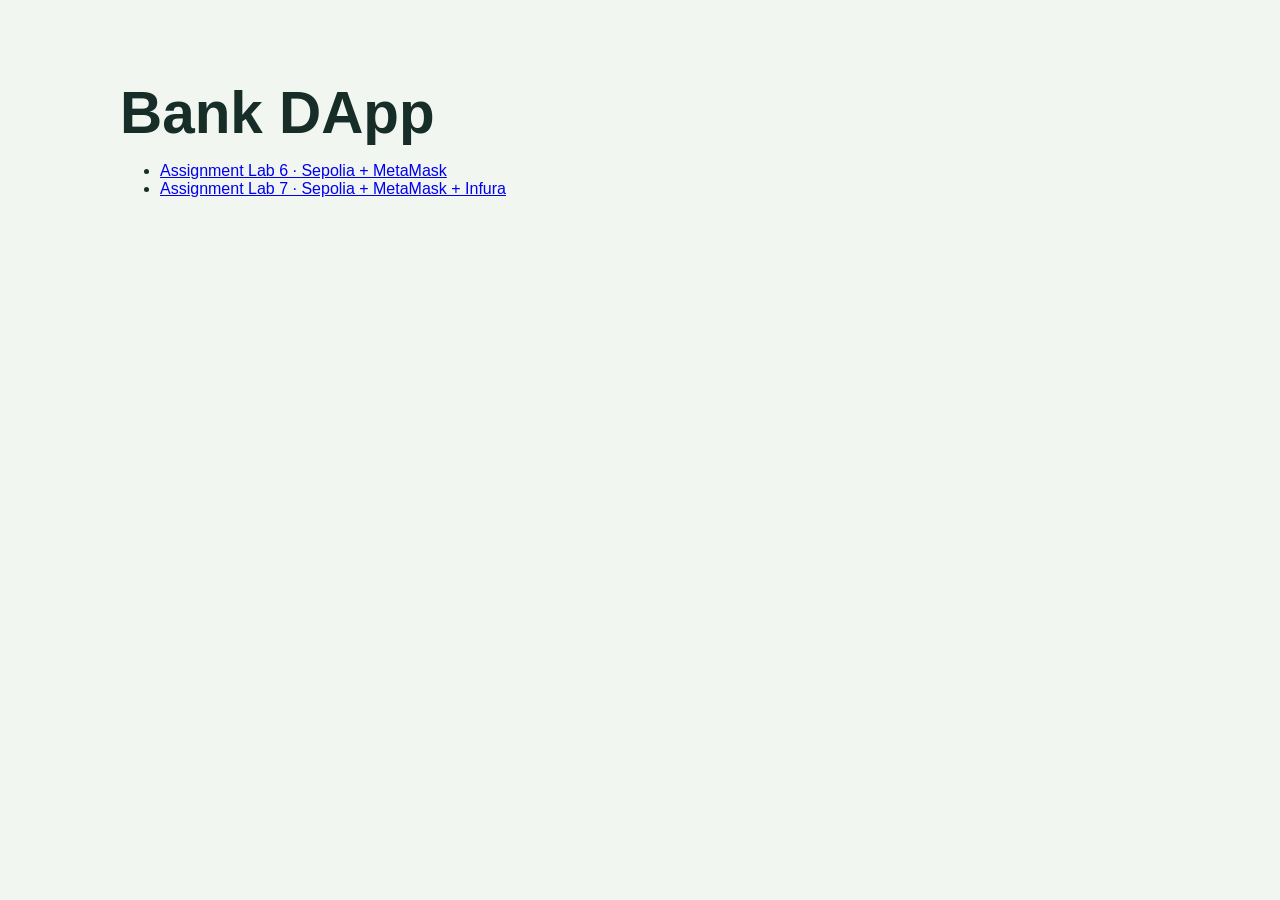
<file: index.html>
<!doctype html>
<html lang="th">
<head>
  <meta charset="utf-8">
  <meta name="viewport" content="width=device-width, initial-scale=1">
  <title>Bank DApp · Labs 6–7</title>
  <link rel="stylesheet" href="./lab-6/styles.css">
</head>
<body>
  <main class="container">
    <h1>Bank DApp</h1>
    <ul>
      <li><a href="./lab-6/">Assignment Lab 6 · Sepolia + MetaMask</a></li>
      <li><a href="./lab-7/">Assignment Lab 7 · Sepolia + MetaMask + Infura</a></li>
    </ul>
  </main>
</body>
</html>
</file>
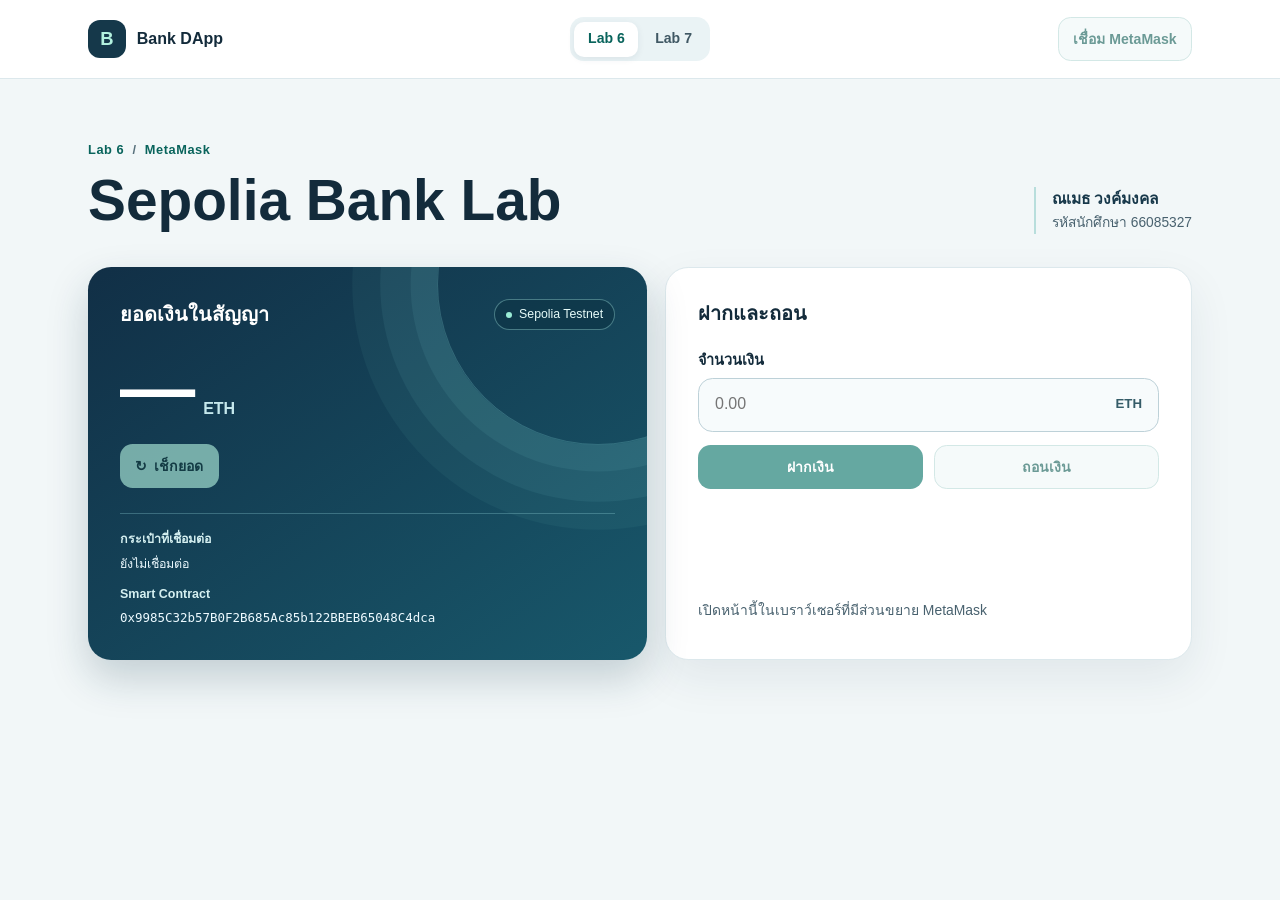
<file: lab-6/index.html>
<!doctype html>
<html lang="th">
<head>
  <meta charset="utf-8">
  <meta name="viewport" content="width=device-width, initial-scale=1">
  <title>Sepolia Bank Lab · Lab 6</title>
  <link rel="stylesheet" href="../bank-ui.css?v=2">
</head>
<body>
  <header class="topbar">
    <div class="container header-inner">
      <a class="brand" href="../" aria-label="Bank DApp · หน้าหลัก">
        <span class="mark" aria-hidden="true">B</span>
        <span>Bank DApp</span>
      </a>
      <nav class="lab-nav" aria-label="เลือกงาน">
        <a href="../lab-6/" aria-current="page">Lab 6</a>
        <a href="../lab-7/">Lab 7</a>
      </nav>
      <div class="wallet-actions">
        <button id="connect" class="button connect" type="button">เชื่อม MetaMask</button>
        <button id="disconnect-wallet" class="button secondary" type="button" hidden>ตัดการเชื่อมต่อ</button>
      </div>
    </div>
  </header>

  <main class="container">
    <div class="page-intro">
      <div>
        <p class="lab-label">Lab 6 <span aria-hidden="true">/</span> MetaMask</p>
        <h1>Sepolia Bank Lab</h1>
      </div>
      <p class="identity"><strong id="student-name"></strong><span id="student-id"></span></p>
    </div>

    <div class="dashboard">
      <section class="balance-panel" aria-labelledby="balance-title">
        <div class="balance-heading">
          <h2 id="balance-title">ยอดเงินในสัญญา</h2>
          <span id="network" class="network"></span>
        </div>
        <p class="balance"><output id="balance" aria-live="polite">—</output> <span>ETH</span></p>
        <button id="check" class="button check" type="button" disabled><span aria-hidden="true">↻</span> เช็กยอด</button>

        <dl class="details">
          <dt>กระเป๋าที่เชื่อมต่อ</dt><dd id="wallet">ยังไม่เชื่อมต่อ</dd>
          <dt>Smart Contract</dt><dd id="contract">ยังไม่ได้ตั้งค่า</dd>
        </dl>
      </section>

      <section class="transaction-panel" aria-labelledby="transaction-title">
        <h2 id="transaction-title">ฝากและถอน</h2>
        <label for="amount">จำนวนเงิน</label>
        <div class="amount-field">
          <input id="amount" type="text" inputmode="decimal" autocomplete="off" placeholder="0.00" disabled>
          <span>ETH</span>
        </div>
        <div class="actions">
          <button id="deposit" class="button primary" type="button" disabled>ฝากเงิน</button>
          <button id="withdraw" class="button secondary" type="button" disabled>ถอนเงิน</button>
        </div>
        <div class="transaction-feedback">
          <p id="status" role="status" aria-live="polite"></p>
          <a id="transaction-link" target="_blank" rel="noopener noreferrer" hidden>ดูธุรกรรมใน Explorer ↗</a>
        </div>
      </section>
    </div>
  </main>
  <script type="module" src="./app.js?v=2"></script>
</body>
</html>
</file>
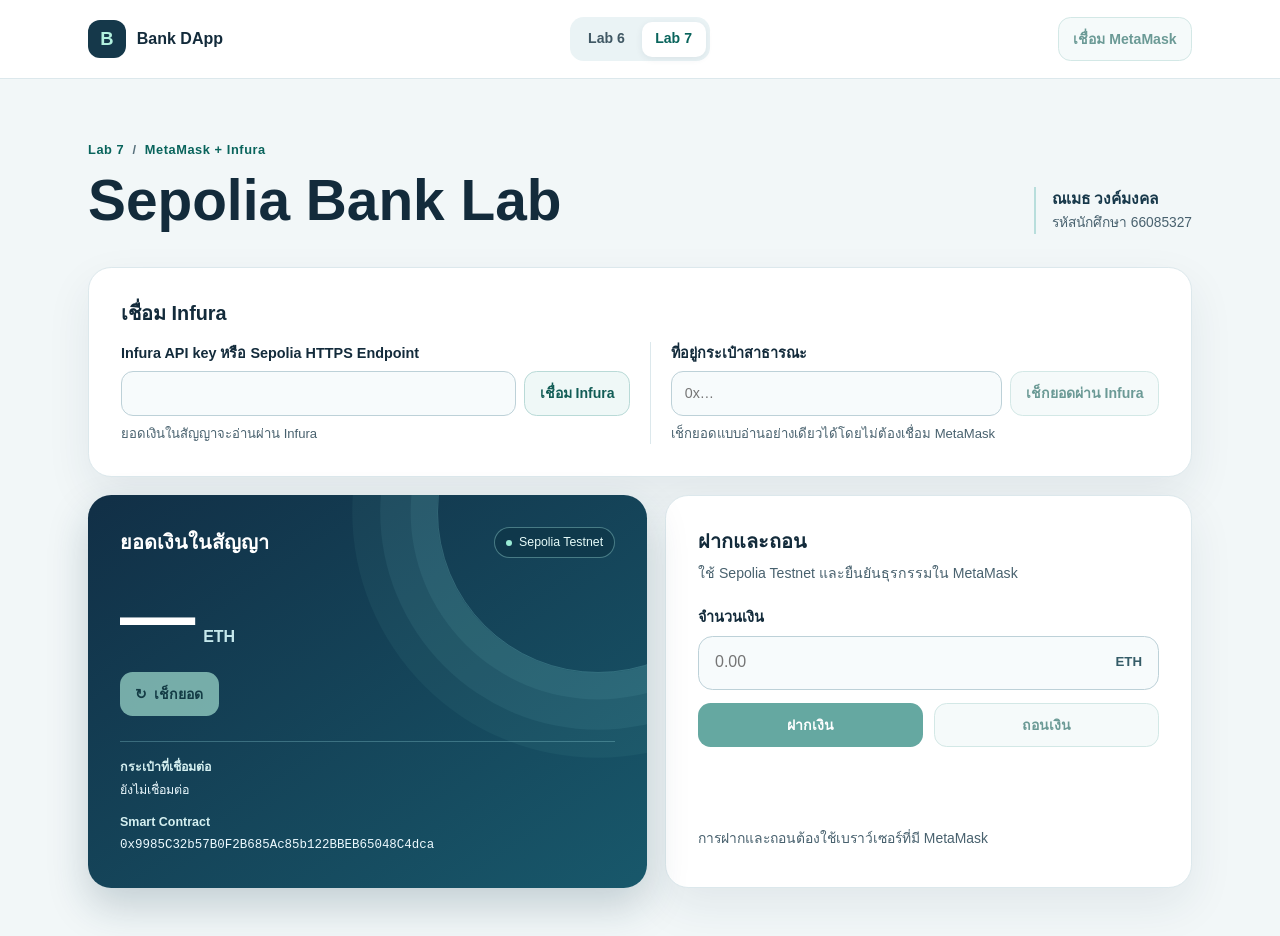
<file: lab-7/index.html>
<!doctype html>
<html lang="th">
<head>
  <meta charset="utf-8">
  <meta name="viewport" content="width=device-width, initial-scale=1">
  <title>Sepolia Bank Lab · Lab 7</title>
  <link rel="stylesheet" href="../bank-ui.css?v=2">
</head>
<body>
  <header class="topbar">
    <div class="container header-inner">
      <a class="brand" href="../" aria-label="Bank DApp · หน้าหลัก">
        <span class="mark" aria-hidden="true">B</span>
        <span>Bank DApp</span>
      </a>
      <nav class="lab-nav" aria-label="เลือกงาน">
        <a href="../lab-6/">Lab 6</a>
        <a href="../lab-7/" aria-current="page">Lab 7</a>
      </nav>
      <div class="wallet-actions">
        <button id="connect" class="button connect" type="button">เชื่อม MetaMask</button>
        <button id="disconnect-wallet" class="button secondary" type="button" hidden>ตัดการเชื่อมต่อ</button>
      </div>
    </div>
  </header>

  <main class="container">
    <div class="page-intro">
      <div>
        <p class="lab-label">Lab 7 <span aria-hidden="true">/</span> MetaMask + Infura</p>
        <h1>Sepolia Bank Lab</h1>
      </div>
      <p class="identity"><strong id="student-name"></strong><span id="student-id"></span></p>
    </div>

    <section class="infura-panel" aria-labelledby="infura-title">
      <h2 id="infura-title">เชื่อม Infura</h2>
      <div class="infura-grid">
        <div class="infura-connect">
          <form id="infura-form">
            <label for="infura-key">Infura API key หรือ Sepolia HTTPS Endpoint</label>
            <div class="infura-input">
              <input id="infura-key" type="password" autocomplete="off" spellcheck="false" required>
              <button id="infura-connect" class="button secondary" type="submit">เชื่อม Infura</button>
            </div>
          </form>
          <p id="infura-status" role="status">ยอดเงินในสัญญาจะอ่านผ่าน Infura</p>
        </div>
        <form id="lookup-form" class="balance-lookup">
          <label for="lookup-address">ที่อยู่กระเป๋าสาธารณะ</label>
          <div class="infura-input">
            <input id="lookup-address" type="text" autocomplete="off" spellcheck="false" placeholder="0x…" maxlength="42" required>
            <button id="lookup-submit" class="button secondary" type="submit" disabled>เช็กยอดผ่าน Infura</button>
          </div>
          <p id="lookup-result" role="status">เช็กยอดแบบอ่านอย่างเดียวได้โดยไม่ต้องเชื่อม MetaMask</p>
        </form>
      </div>
    </section>

    <div class="dashboard">
      <section class="balance-panel" aria-labelledby="balance-title">
        <div class="balance-heading">
          <h2 id="balance-title">ยอดเงินในสัญญา</h2>
          <span id="network" class="network"></span>
        </div>
        <p class="balance"><output id="balance" aria-live="polite">—</output> <span>ETH</span></p>
        <button id="check" class="button check" type="button" disabled><span aria-hidden="true">↻</span> เช็กยอด</button>

        <dl class="details">
          <dt>กระเป๋าที่เชื่อมต่อ</dt><dd id="wallet">ยังไม่เชื่อมต่อ</dd>
          <dt>Smart Contract</dt><dd id="contract">ยังไม่ได้ตั้งค่า</dd>
        </dl>
      </section>

      <section class="transaction-panel" aria-labelledby="transaction-title">
        <h2 id="transaction-title">ฝากและถอน</h2>
        <p class="transaction-note">ใช้ Sepolia Testnet และยืนยันธุรกรรมใน MetaMask</p>
        <label for="amount">จำนวนเงิน</label>
        <div class="amount-field">
          <input id="amount" type="text" inputmode="decimal" autocomplete="off" placeholder="0.00" disabled>
          <span>ETH</span>
        </div>
        <div class="actions">
          <button id="deposit" class="button primary" type="button" disabled>ฝากเงิน</button>
          <button id="withdraw" class="button secondary" type="button" disabled>ถอนเงิน</button>
        </div>
        <div class="transaction-feedback">
          <p id="status" role="status" aria-live="polite"></p>
          <a id="transaction-link" target="_blank" rel="noopener noreferrer" hidden>ดูธุรกรรมใน Explorer ↗</a>
        </div>
      </section>
    </div>
  </main>
  <script type="module" src="./app.js?v=2"></script>
</body>
</html>
</file>
<file: lab-6/styles.css>
:root {
  color-scheme: light;
  font-family: "Instrument Sans", "Segoe UI", Tahoma, sans-serif;
  color: #172d28;
  background: #f2f6f1;
  font-synthesis: none;
}

* { box-sizing: border-box; }
body { margin: 0; }
button, input { font: inherit; }
button:focus-visible, a:focus-visible, input:focus-visible { outline: 3px solid #3e956d; outline-offset: 3px; }
.container { width: min(100% - 2rem, 65rem); margin-inline: auto; }
.topbar { background: #fcfefa; border-bottom: 1px solid #dce6db; }
.header-inner { min-height: 4.6rem; display: flex; gap: 1rem; align-items: center; justify-content: space-between; }
.brand { display: flex; gap: .6rem; align-items: center; font-size: 1.08rem; }
.mark { display: grid; place-items: center; width: 2rem; height: 2rem; border-radius: .65rem; background: #163e33; color: #effbc1; }
main { padding-block: clamp(2rem, 7vw, 5rem); }
h1 { margin: 0; font-size: clamp(2rem, 6vw, 3.65rem); line-height: 1.13; }
h2 { margin: 0; font-size: 1.25rem; }
.identity { display: flex; flex-wrap: wrap; gap: .3rem 1.2rem; margin: .85rem 0 1.9rem; color: #425c51; }
.dashboard { display: grid; grid-template-columns: 1.15fr 1fr; gap: 1rem; }
.balance-panel, .transaction-panel { min-width: 0; border-radius: 1.25rem; padding: clamp(1.2rem, 4vw, 2rem); }
.balance-panel { background: #163e33; color: #f5fff3; }
.balance-heading { display: flex; flex-wrap: wrap; align-items: center; justify-content: space-between; gap: .75rem; }
.network { color: #ebf7b6; border: 1px solid #82a296; border-radius: 2rem; padding: .22rem .65rem; font-size: .85rem; }
.balance { margin: .65rem 0 .85rem; overflow-wrap: anywhere; line-height: 1.16; }
.balance output { font-size: clamp(2.15rem, 6vw, 3.5rem); font-weight: 750; font-variant-numeric: tabular-nums; }
.balance span { color: #d5e7da; }
.details { border-top: 1px solid #648077; margin: 1.6rem 0 0; padding-top: 1rem; }
dt { font-weight: 650; font-size: .86rem; }
dd { margin: .25rem 0 .85rem; color: #dbede0; overflow-wrap: anywhere; font-size: .9rem; }
dd:last-child { margin-bottom: 0; }
dd a { color: inherit; }
.transaction-panel { background: white; border: 1px solid #dce6db; }
.transaction-panel label { display: block; margin: 1.4rem 0 .4rem; font-weight: 650; }
.amount-field { display: flex; align-items: center; border: 1px solid #96a9a0; border-radius: .7rem; padding-right: .9rem; color: #4c6057; }
.amount-field input { min-width: 0; flex: 1; padding: .82rem; border: 0; border-radius: inherit; background: transparent; color: inherit; }
.actions { display: grid; grid-template-columns: 1fr 1fr; gap: .65rem; margin-top: .9rem; }
.button { min-height: 2.65rem; border: 1px solid transparent; padding: .5rem .9rem; border-radius: .7rem; font-weight: 700; cursor: pointer; }
.button:disabled { cursor: default; opacity: .65; }
.button:not(:disabled):hover { filter: brightness(.9); }
.connect, .secondary { border-color: #96a9a0; background: #fff; color: #163e33; }
.primary { background: #175541; color: #fff; }
.check { background: #e9f5ad; color: #18362d; }
#status { margin: 1rem 0 .45rem; color: #425c51; overflow-wrap: anywhere; }
#status[data-error="true"] { color: #a52429; }
#transaction-link { color: #175541; font-weight: 650; }
[hidden] { display: none !important; }
@media (max-width: 42rem) { .dashboard { grid-template-columns: 1fr; } }
</file>
<file: bank-ui.css>
:root {
  color-scheme: light;
  font-family: "Inter", "Segoe UI", Tahoma, sans-serif;
  color: #132b3b;
  background: #f2f7f8;
  --muted: #48616e;
  --line: #dce8ec;
  --accent: #087369;
  --accent-hover: #06564f;
  --paper: #fff;
  --radius: 1.45rem;
  --shadow: 0 18px 45px #17384d14;
}

* { box-sizing: border-box; }
body { margin: 0; min-width: 0; line-height: 1.55; }
button, input { font: inherit; }
button, a { -webkit-tap-highlight-color: transparent; }
button:focus-visible, a:focus-visible, input:focus-visible { outline: 3px solid #138379; outline-offset: 3px; }
[hidden] { display: none !important; }

.container { width: min(100% - 2.5rem, 69rem); margin-inline: auto; }
.topbar { background: var(--paper); border-bottom: 1px solid var(--line); }
.header-inner { min-height: 4.9rem; display: grid; grid-template-columns: 1fr auto 1fr; align-items: center; gap: 1rem; }
.brand { display: inline-flex; width: fit-content; align-items: center; gap: .7rem; color: #132b3b; text-decoration: none; font-weight: 800; }
.mark { display: grid; place-items: center; width: 2.35rem; height: 2.35rem; border-radius: .75rem; background: #15384a; color: #b3f2df; font-size: 1.15rem; }
.lab-nav { display: flex; gap: .2rem; padding: .26rem; background: #eaf3f5; border-radius: .85rem; }
.lab-nav a { padding: .42rem .85rem; border-radius: .62rem; color: #405864; text-decoration: none; white-space: nowrap; font-size: .88rem; font-weight: 700; }
.lab-nav a:hover { background: #dcecef; }
.lab-nav a[aria-current="page"] { background: var(--paper); color: #09645c; box-shadow: 0 2px 7px #17384d14; }
.wallet-actions { justify-self: end; display: flex; flex-wrap: wrap; justify-content: flex-end; gap: .45rem; }

main { padding-block: clamp(1.8rem, 5vw, 3.8rem) 3rem; }
.page-intro { display: flex; justify-content: space-between; align-items: end; gap: 1.2rem; margin-bottom: clamp(1.25rem, 4vw, 2.1rem); }
.lab-label { margin: 0 0 .42rem; color: #09645c; font-size: .8rem; font-weight: 750; letter-spacing: .045em; }
.lab-label span { margin-inline: .25rem; color: #58717c; }
h1 { margin: 0; font-size: clamp(1.9rem, 5.5vw, 3.55rem); font-weight: 800; line-height: 1.18; }
h2 { margin: 0; font-size: 1.24rem; line-height: 1.35; }
.identity { display: grid; gap: .08rem; margin: 0; padding-left: 1rem; border-left: 2px solid #b8dedc; color: var(--muted); font-size: .86rem; }
.identity strong { color: #17384a; font-size: .97rem; }

.dashboard { display: grid; grid-template-columns: 1.06fr 1fr; gap: 1.15rem; align-items: stretch; }
.balance-panel, .transaction-panel, .infura-panel { min-width: 0; border-radius: var(--radius); padding: clamp(1.15rem, 3vw, 2rem); }
.balance-panel { position: relative; isolation: isolate; overflow: hidden; background: linear-gradient(145deg, #112f46, #18586b); color: #fff; box-shadow: 0 18px 40px #15394a36; }
.balance-panel::before { content: ""; position: absolute; z-index: -1; top: -9rem; right: -7rem; width: 20rem; aspect-ratio: 1; border: 1px solid #8bdcdb40; border-radius: 50%; box-shadow: 0 0 0 1.65rem #8bdcdb15, 0 0 0 3.55rem #8bdcdb12, 0 0 0 5.3rem #8bdcdb0d; pointer-events: none; }
.balance-heading { display: flex; align-items: center; justify-content: space-between; flex-wrap: wrap; gap: .65rem; }
.network { display: inline-flex; align-items: center; gap: .45rem; border: 1px solid #a0e0dd65; border-radius: 2rem; padding: .31rem .66rem; color: #e6fbf9; background: #0d3546a6; font-size: .77rem; white-space: nowrap; }
.network::before { content: ""; width: .38rem; height: .38rem; border-radius: 50%; background: #9aecd6; }
.balance { margin: 1rem 0 .85rem; overflow-wrap: anywhere; line-height: 1.12; }
.balance output { font-size: clamp(2.7rem, 7vw, 4.7rem); font-weight: 800; font-variant-numeric: tabular-nums; }
.balance > span { margin-left: .22rem; color: #c5e8ec; font-weight: 700; }
.details { display: grid; gap: .27rem; margin: 1.55rem 0 0; padding-top: 1rem; border-top: 1px solid #95d6df4d; }
.details dt { font-size: .78rem; font-weight: 700; color: #d5f0f1; }
.details dd { margin: 0 0 .47rem; overflow-wrap: anywhere; color: #edfaff; font-family: "IBM Plex Mono", Consolas, monospace; font-size: .78rem; }
.details dd:last-child { margin-bottom: 0; }

.transaction-panel, .infura-panel { background: var(--paper); border: 1px solid var(--line); box-shadow: var(--shadow); }
.transaction-panel { display: flex; flex-direction: column; }
.transaction-note { margin: .5rem 0 0; color: var(--muted); font-size: .88rem; }
label { display: block; font-weight: 700; font-size: .9rem; }
.transaction-panel label { margin: 1.35rem 0 .42rem; }
.amount-field { display: flex; align-items: center; border: 1px solid #bdd1d8; border-radius: .9rem; background: #f7fbfc; }
.amount-field input { width: 100%; min-width: 0; padding: .85rem 1rem; background: transparent; color: #132b3b; border: 0; border-radius: inherit; font-variant-numeric: tabular-nums; }
.amount-field span { margin-right: 1rem; color: #355c68; font-size: .83rem; font-weight: 750; }
.actions { display: grid; grid-template-columns: repeat(2, minmax(0, 1fr)); gap: .65rem; margin: .85rem 0 0; }
.button { min-height: 2.75rem; border: 1px solid transparent; border-radius: .79rem; padding: .55rem .9rem; font-weight: 750; font-size: .88rem; line-height: 1.35; cursor: pointer; }
.button:disabled { cursor: default; opacity: .62; }
.connect, .secondary { background: #eff8f7; border-color: #b9dad7; color: #125d56; }
.connect:not(:disabled):hover, .secondary:not(:disabled):hover { background: #e0f1ef; border-color: #9ecdc8; }
.primary { background: var(--accent); color: #fff; }
.primary:not(:disabled):hover { background: var(--accent-hover); }
.check { background: #b3f2df; color: #143b3d; }
.check:not(:disabled):hover { background: #cbf9ea; }
.check span { margin-right: .2rem; }
.transaction-feedback { min-width: 0; margin-top: auto; padding-top: 1rem; }
#status { color: var(--muted); overflow-wrap: anywhere; margin: 0 0 .35rem; font-size: .87rem; }
#status[data-error="true"], #infura-status[data-error="true"], #lookup-result[data-error="true"] { color: #a32435; }
#transaction-link { color: #09645c; font-size: .86rem; font-weight: 750; text-underline-offset: .21em; }

.infura-panel { margin-bottom: 1.15rem; }
.infura-grid { display: grid; grid-template-columns: repeat(2, minmax(0, 1fr)); gap: 1.05rem 1.25rem; margin-top: .95rem; }
.balance-lookup { border-left: 1px solid var(--line); padding-left: 1.25rem; }
.infura-input { display: flex; gap: .5rem; margin-top: .38rem; }
.infura-input input { flex: 1; min-width: 0; width: 100%; padding: .65rem .8rem; border: 1px solid #bdd1d8; border-radius: .75rem; color: #132b3b; background: #f7fbfc; font-size: .89rem; }
.infura-input .button { flex-shrink: 0; }
#infura-status, #lookup-result { margin: .5rem 0 0; font-size: .82rem; color: var(--muted); overflow-wrap: anywhere; }

@media (max-width: 48rem) {
  .container { width: calc(100% - 2rem); }
  .dashboard, .infura-grid { grid-template-columns: 1fr; }
  .balance-lookup { border-left: 0; border-top: 1px solid var(--line); padding: .9rem 0 0; }
}

@media (max-width: 34rem) {
  .header-inner { grid-template-columns: minmax(0, 1fr) auto; gap: .55rem; padding-block: .65rem; }
  .lab-nav { grid-row: 2; grid-column: 1 / -1; justify-self: start; }
  .wallet-actions { grid-row: 1; grid-column: 2; max-width: 10.5rem; }
  .page-intro { align-items: start; flex-direction: column; gap: .7rem; }
  .identity { display: flex; flex-wrap: wrap; align-items: baseline; gap: .2rem .75rem; padding-left: 0; border: 0; }
  .infura-input { flex-wrap: wrap; }
  .infura-input input { flex-basis: 100%; }
}
</file>
